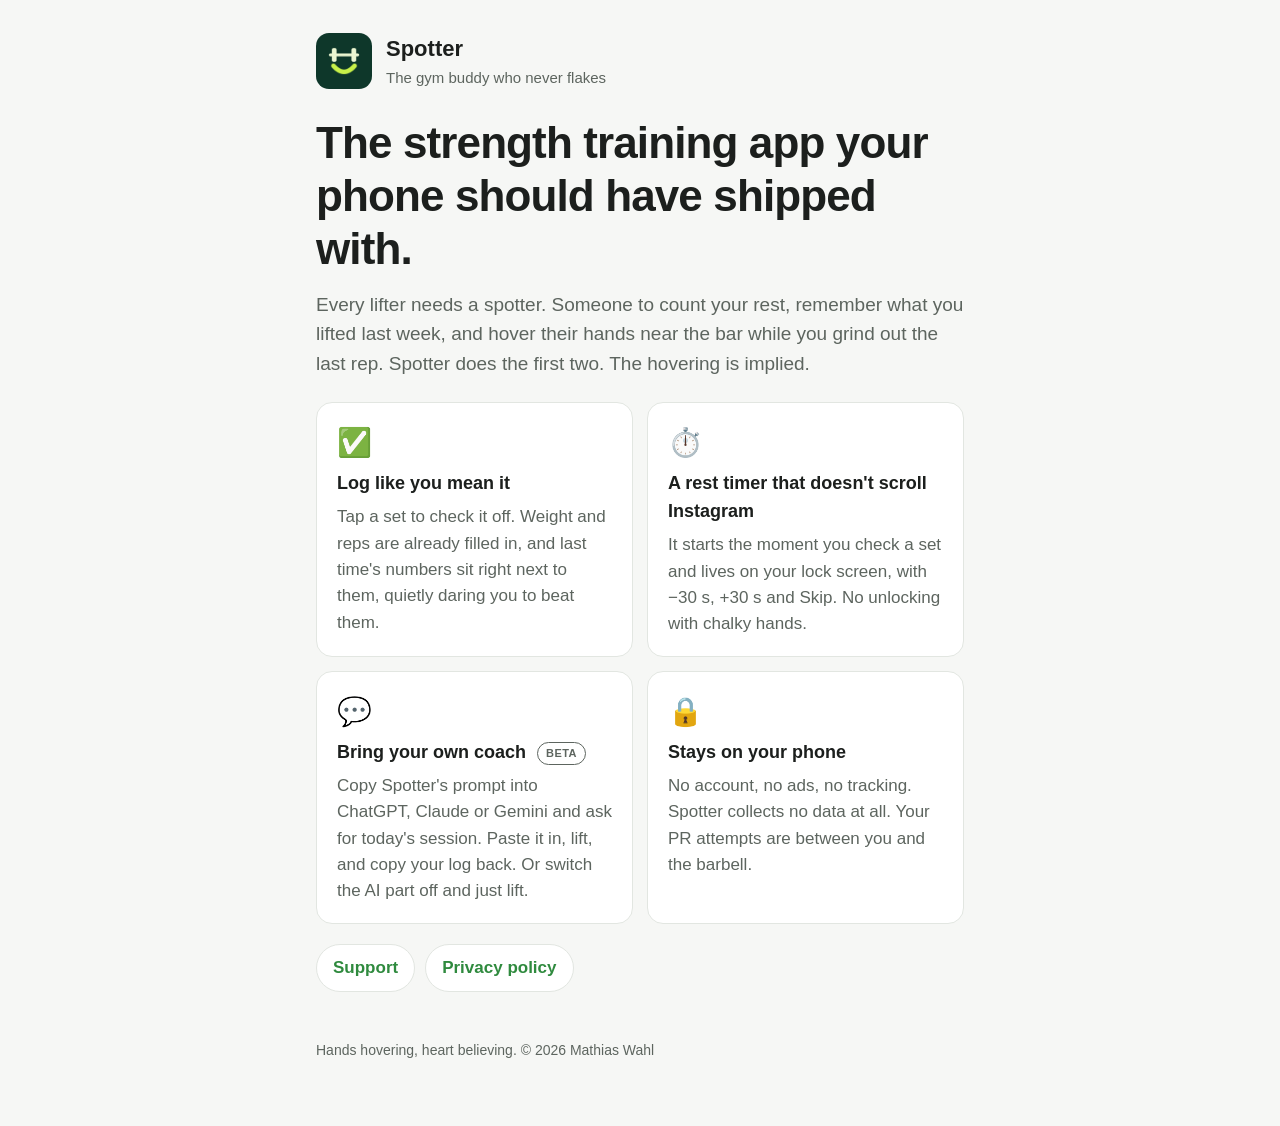
<file: index.html>
<!doctype html>
<html lang="en">
<head>
  <meta charset="utf-8">
  <meta name="viewport" content="width=device-width, initial-scale=1">
  <title>Spotter</title>
  <meta name="description" content="The strength training app your phone should have shipped with. Log every set, rest on the lock screen, and keep everything on your phone.">
  <link rel="icon" href="icon.png">
  <link rel="stylesheet" href="style.css">
</head>
<body>
<main>
  <header>
    <img src="icon.png" alt="">
    <div><div class="name">Spotter</div><div class="tag">The gym buddy who never flakes</div></div>
  </header>

  <h1 class="hero">The strength training app your phone should have shipped with.</h1>
  <p class="lead">Every lifter needs a spotter. Someone to count your rest, remember what you lifted last week, and hover their hands near the bar while you grind out the last rep. Spotter does the first two. The hovering is implied.</p>

  <div class="grid">
    <div class="card">
      <div class="emoji">✅</div>
      <h2>Log like you mean it</h2>
      <p>Tap a set to check it off. Weight and reps are already filled in, and last time's numbers sit right next to them, quietly daring you to beat them.</p>
    </div>
    <div class="card">
      <div class="emoji">⏱️</div>
      <h2>A rest timer that doesn't scroll Instagram</h2>
      <p>It starts the moment you check a set and lives on your lock screen, with −30 s, +30 s and Skip. No unlocking with chalky hands.</p>
    </div>
    <div class="card">
      <div class="emoji">💬</div>
      <h2>Bring your own coach <span class="beta">Beta</span></h2>
      <p>Copy Spotter's prompt into ChatGPT, Claude or Gemini and ask for today's session. Paste it in, lift, and copy your log back. Or switch the AI part off and just lift.</p>
    </div>
    <div class="card">
      <div class="emoji">🔒</div>
      <h2>Stays on your phone</h2>
      <p>No account, no ads, no tracking. Spotter collects no data at all. Your PR attempts are between you and the barbell.</p>
    </div>
  </div>

  <div class="links">
    <a href="support.html">Support</a>
    <a href="privacy.html">Privacy policy</a>
  </div>

  <footer>Hands hovering, heart believing. © 2026 Mathias Wahl</footer>
</main>
</body>
</html>
</file>
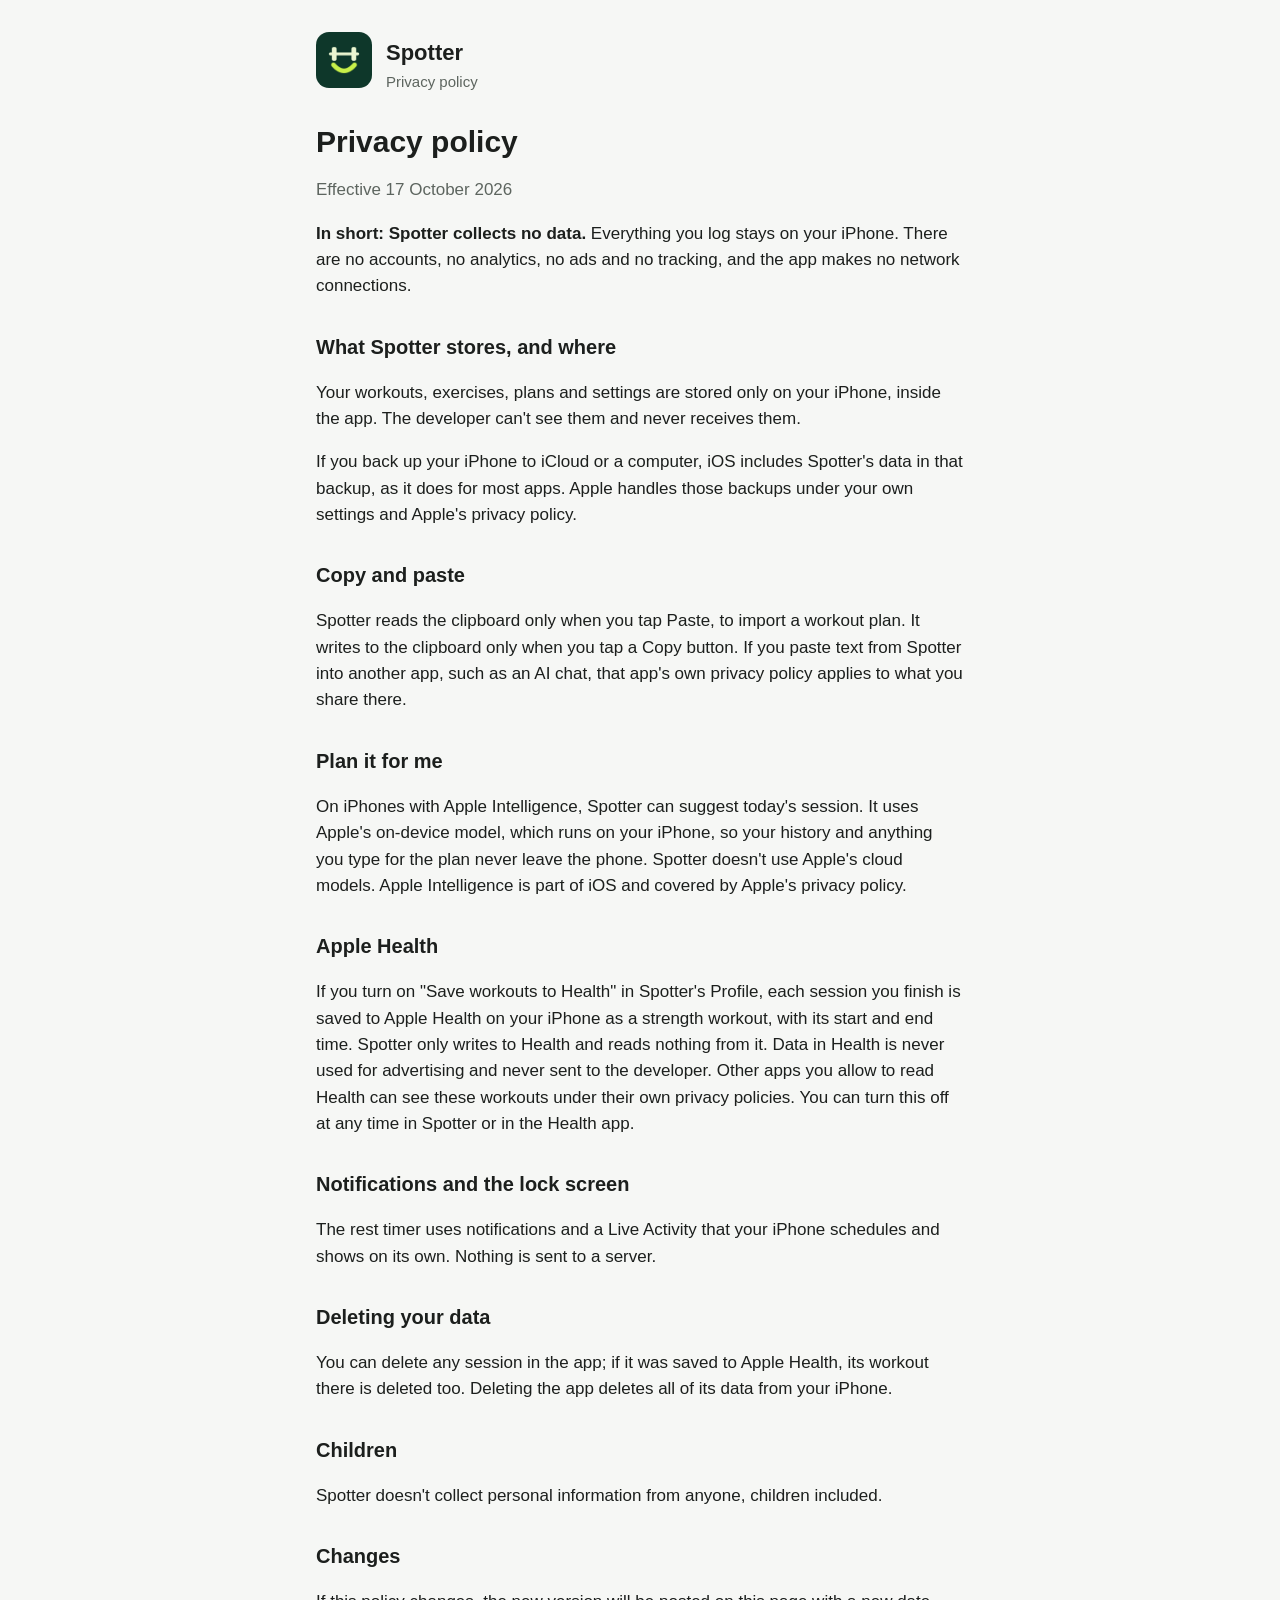
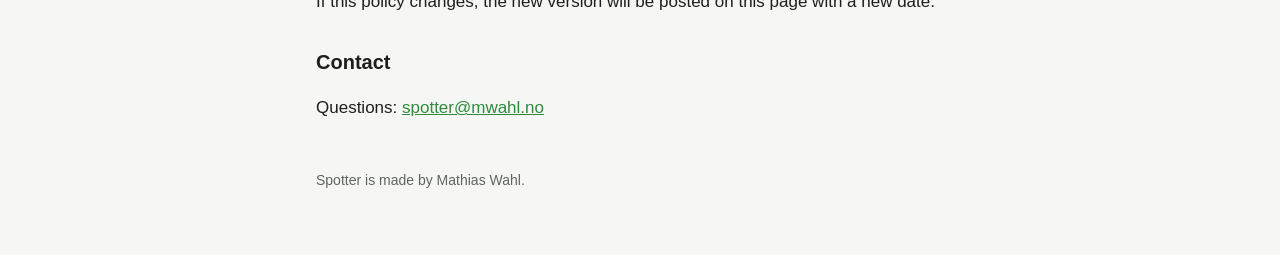
<file: privacy.html>
<!doctype html>
<html lang="en">
<head>
  <meta charset="utf-8">
  <meta name="viewport" content="width=device-width, initial-scale=1">
  <title>Spotter Privacy Policy</title>
  <link rel="icon" href="icon.png">
  <link rel="stylesheet" href="style.css">
</head>
<body>
<main>
  <header>
    <a href="./"><img src="icon.png" alt=""></a>
    <div><a class="name" href="./">Spotter</a><div class="tag">Privacy policy</div></div>
  </header>

  <h1>Privacy policy</h1>
  <p class="muted">Effective 17 October 2026</p>

  <p><strong>In short: Spotter collects no data.</strong> Everything you log stays on your iPhone. There are no accounts, no analytics, no ads and no tracking, and the app makes no network connections.</p>

  <h2>What Spotter stores, and where</h2>
  <p>Your workouts, exercises, plans and settings are stored only on your iPhone, inside the app. The developer can't see them and never receives them.</p>
  <p>If you back up your iPhone to iCloud or a computer, iOS includes Spotter's data in that backup, as it does for most apps. Apple handles those backups under your own settings and Apple's privacy policy.</p>

  <h2>Copy and paste</h2>
  <p>Spotter reads the clipboard only when you tap Paste, to import a workout plan. It writes to the clipboard only when you tap a Copy button. If you paste text from Spotter into another app, such as an AI chat, that app's own privacy policy applies to what you share there.</p>

  <h2>Plan it for me</h2>
  <p>On iPhones with Apple Intelligence, Spotter can suggest today's session. It uses Apple's on-device model, which runs on your iPhone, so your history and anything you type for the plan never leave the phone. Spotter doesn't use Apple's cloud models. Apple Intelligence is part of iOS and covered by Apple's privacy policy.</p>

  <h2>Apple Health</h2>
  <p>If you turn on "Save workouts to Health" in Spotter's Profile, each session you finish is saved to Apple Health on your iPhone as a strength workout, with its start and end time. Spotter only writes to Health and reads nothing from it. Data in Health is never used for advertising and never sent to the developer. Other apps you allow to read Health can see these workouts under their own privacy policies. You can turn this off at any time in Spotter or in the Health app.</p>

  <h2>Notifications and the lock screen</h2>
  <p>The rest timer uses notifications and a Live Activity that your iPhone schedules and shows on its own. Nothing is sent to a server.</p>

  <h2>Deleting your data</h2>
  <p>You can delete any session in the app; if it was saved to Apple Health, its workout there is deleted too. Deleting the app deletes all of its data from your iPhone.</p>

  <h2>Children</h2>
  <p>Spotter doesn't collect personal information from anyone, children included.</p>

  <h2>Changes</h2>
  <p>If this policy changes, the new version will be posted on this page with a new date.</p>

  <h2>Contact</h2>
  <p>Questions: <a href="mailto:spotter@mwahl.no">spotter@mwahl.no</a></p>

  <footer>Spotter is made by Mathias Wahl.</footer>
</main>
</body>
</html>
</file>
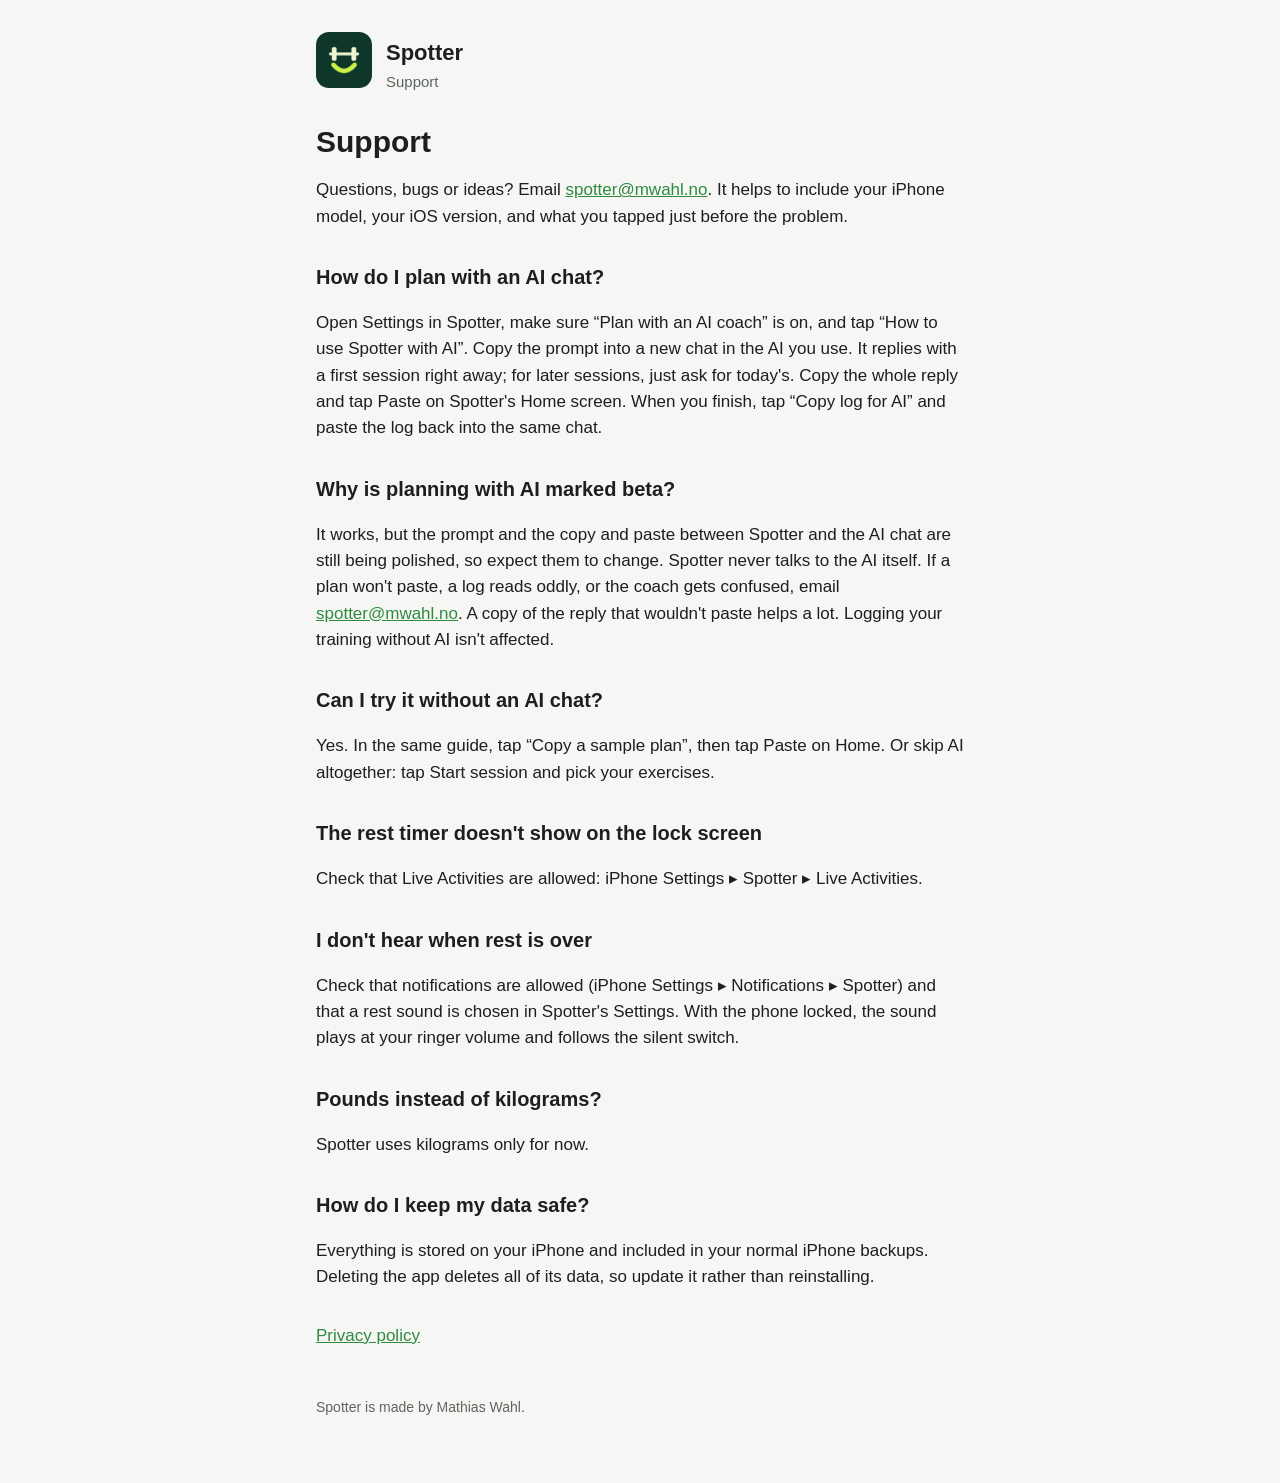
<file: support.html>
<!doctype html>
<html lang="en">
<head>
  <meta charset="utf-8">
  <meta name="viewport" content="width=device-width, initial-scale=1">
  <title>Spotter Support</title>
  <link rel="icon" href="icon.png">
  <link rel="stylesheet" href="style.css">
</head>
<body>
<main>
  <header>
    <a href="./"><img src="icon.png" alt=""></a>
    <div><a class="name" href="./">Spotter</a><div class="tag">Support</div></div>
  </header>

  <h1>Support</h1>
  <p>Questions, bugs or ideas? Email <a href="mailto:spotter@mwahl.no">spotter@mwahl.no</a>. It helps to include your iPhone model, your iOS version, and what you tapped just before the problem.</p>

  <h2>How do I plan with an AI chat?</h2>
  <p>Open Settings in Spotter, make sure “Plan with an AI coach” is on, and tap “How to use Spotter with AI”. Copy the prompt into a new chat in the AI you use. It replies with a first session right away; for later sessions, just ask for today's. Copy the whole reply and tap Paste on Spotter's Home screen. When you finish, tap “Copy log for AI” and paste the log back into the same chat.</p>

  <h2>Why is planning with AI marked beta?</h2>
  <p>It works, but the prompt and the copy and paste between Spotter and the AI chat are still being polished, so expect them to change. Spotter never talks to the AI itself. If a plan won't paste, a log reads oddly, or the coach gets confused, email <a href="mailto:spotter@mwahl.no?subject=Spotter%20AI%20coach%20feedback">spotter@mwahl.no</a>. A copy of the reply that wouldn't paste helps a lot. Logging your training without AI isn't affected.</p>

  <h2>Can I try it without an AI chat?</h2>
  <p>Yes. In the same guide, tap “Copy a sample plan”, then tap Paste on Home. Or skip AI altogether: tap Start session and pick your exercises.</p>

  <h2>The rest timer doesn't show on the lock screen</h2>
  <p>Check that Live Activities are allowed: iPhone Settings ▸ Spotter ▸ Live Activities.</p>

  <h2>I don't hear when rest is over</h2>
  <p>Check that notifications are allowed (iPhone Settings ▸ Notifications ▸ Spotter) and that a rest sound is chosen in Spotter's Settings. With the phone locked, the sound plays at your ringer volume and follows the silent switch.</p>

  <h2>Pounds instead of kilograms?</h2>
  <p>Spotter uses kilograms only for now.</p>

  <h2>How do I keep my data safe?</h2>
  <p>Everything is stored on your iPhone and included in your normal iPhone backups. Deleting the app deletes all of its data, so update it rather than reinstalling.</p>

  <p class="muted" style="margin-top:32px"><a href="privacy.html">Privacy policy</a></p>
  <footer>Spotter is made by Mathias Wahl.</footer>
</main>
</body>
</html>
</file>
<file: style.css>
:root {
  --bg: #f6f7f5;
  --card: #ffffff;
  --text: #1c1f1d;
  --muted: #5d655f;
  --accent: #2f8a3e;
  --line: #e2e6e1;
}
@media (prefers-color-scheme: dark) {
  :root {
    --bg: #111312;
    --card: #1b1e1c;
    --text: #eef1ee;
    --muted: #a3aba5;
    --accent: #6cc77a;
    --line: #2b302c;
  }
}
* { box-sizing: border-box; }
body {
  margin: 0;
  background: var(--bg);
  color: var(--text);
  font: 17px/1.55 -apple-system, BlinkMacSystemFont, "SF Pro Text", "Segoe UI", Roboto, sans-serif;
  -webkit-text-size-adjust: 100%;
}
main { max-width: 680px; margin: 0 auto; padding: 32px 16px 64px; }
header { display: flex; align-items: center; gap: 14px; margin-bottom: 28px; }
header img { width: 56px; height: 56px; border-radius: 13px; }
header a { color: inherit; text-decoration: none; }
header .name { font-size: 22px; font-weight: 700; }
header .tag { color: var(--muted); font-size: 15px; }
h1 { font-size: 30px; line-height: 1.2; margin: 0 0 6px; }
h2 { font-size: 20px; margin: 32px 0 8px; }
p, li { color: var(--text); }
.muted { color: var(--muted); }
a { color: var(--accent); }
.card {
  background: var(--card);
  border: 1px solid var(--line);
  border-radius: 16px;
  padding: 4px 20px;
  margin: 16px 0;
}
.links { display: flex; flex-wrap: wrap; gap: 10px; margin-top: 20px; }
.links a {
  display: inline-block;
  padding: 10px 16px;
  border-radius: 999px;
  background: var(--card);
  border: 1px solid var(--line);
  text-decoration: none;
  font-weight: 600;
}
footer { margin-top: 48px; color: var(--muted); font-size: 14px; }
.hero { font-size: clamp(30px, 7vw, 44px); letter-spacing: -0.02em; margin-bottom: 14px; }
.lead { font-size: 19px; color: var(--muted); margin: 0 0 8px; }
.grid { display: grid; grid-template-columns: repeat(auto-fit, minmax(260px, 1fr)); gap: 14px; margin-top: 24px; }
.grid .card { margin: 0; padding: 18px 20px; }
.grid h2 { margin: 6px 0 6px; font-size: 18px; }
.grid p { margin: 0; color: var(--muted); }
.emoji { font-size: 28px; }

.beta { display: inline-block; vertical-align: middle; margin-left: 6px; padding: 2px 8px; border-radius: 999px; font-size: 11px; font-weight: 700; letter-spacing: 0.04em; text-transform: uppercase; color: var(--muted); border: 1px solid currentColor; }
</file>
